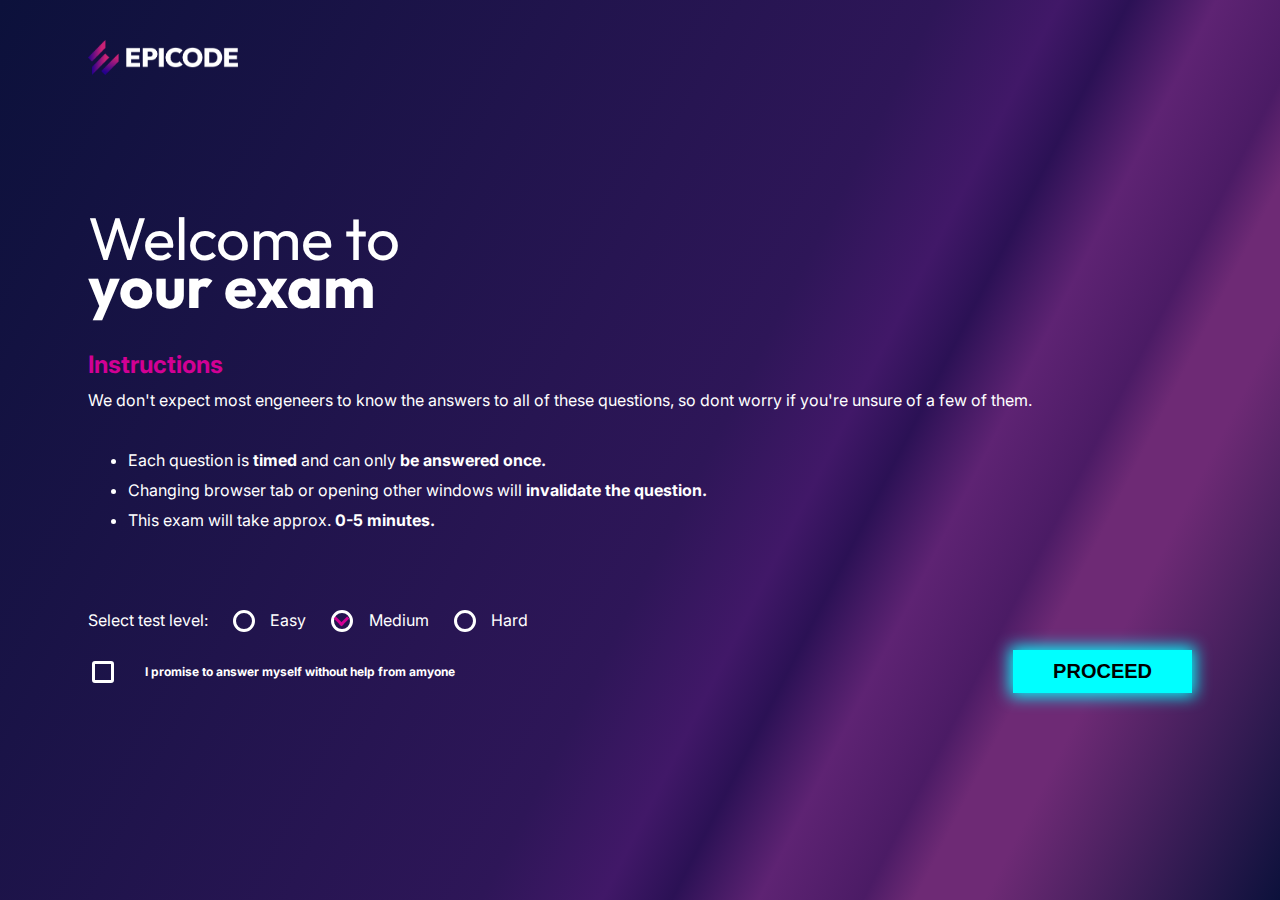
<file: week4 buildwek1/index.html>
<!DOCTYPE html>
<html>
    <head>
        <meta charset="utf-8">
        <meta http-equiv="X-UA-Compatible" content="IE=edge">
        <title></title>
        <meta name="description" content="">
        <meta name="viewport" content="width=device-width, initial-scale=1">
        <link rel="stylesheet" href="./assets/css/style.css">
    </head>
    <body>
        
        <header>
            <img src="./assets/img/epicode_logo.png">
        </header>
        
        <div id="container">
            <h1>Welcome to <br><strong>your exam</strong></h1>

            <h3 class="pink">Instructions</h3>
            <p>We don't expect most engeneers to know the answers to all of these questions, so dont worry if you're unsure of a few of them.</p>

            <ul>
                <li>Each question is <strong>timed</strong> and can only <strong>be answered once.</strong></li>
                <li>Changing browser tab or opening other windows will <strong>invalidate the question.</strong></li>
                <li>This exam will take approx. <strong>0-5 minutes.</strong></li>
            </ul>

            <form id="difficolta">
                <label for="difficolta">Select test level: </label>
                <input type="radio" name="difficolta" value="5">Easy
                <input type="radio" name="difficolta" value="7" checked>Medium
                <input type="radio" name="difficolta" value="10">Hard
            </form>
            <br>


            <form class="condizioni" action="./test.html">
                <div class="condizioni">
                    
                    <input id="checkbox" type="checkbox" required><b>I promise to answer myself without help from amyone</b>
                    
                </div>
                <button id="procedi" class="upperCase">proceed</button>
            </form>
        </div>

        <script >
            var diffSelezionata = 7; //inizializziamo la variabile a 7 come il radioButton che parte checked
            var difficolta = document.getElementsByName('difficolta'); //prendiamo gli elementi con nome difficolta
            difficolta.forEach(el => {
                el.addEventListener('click', function () { //ad ogni elemento aggiungiamo un event listener sul click che fa partire una funzione
                    diffSelezionata = el.value; //assegna alla variabile il valore del radio selezionato 
                    console.log(diffSelezionata)
                    localStorage.setItem("storageName",diffSelezionata); //salva la variabile in locale per potervi accedere una volta cambiata pagina
                })
            })
            
        </script>
    </body>
</html>
</file>
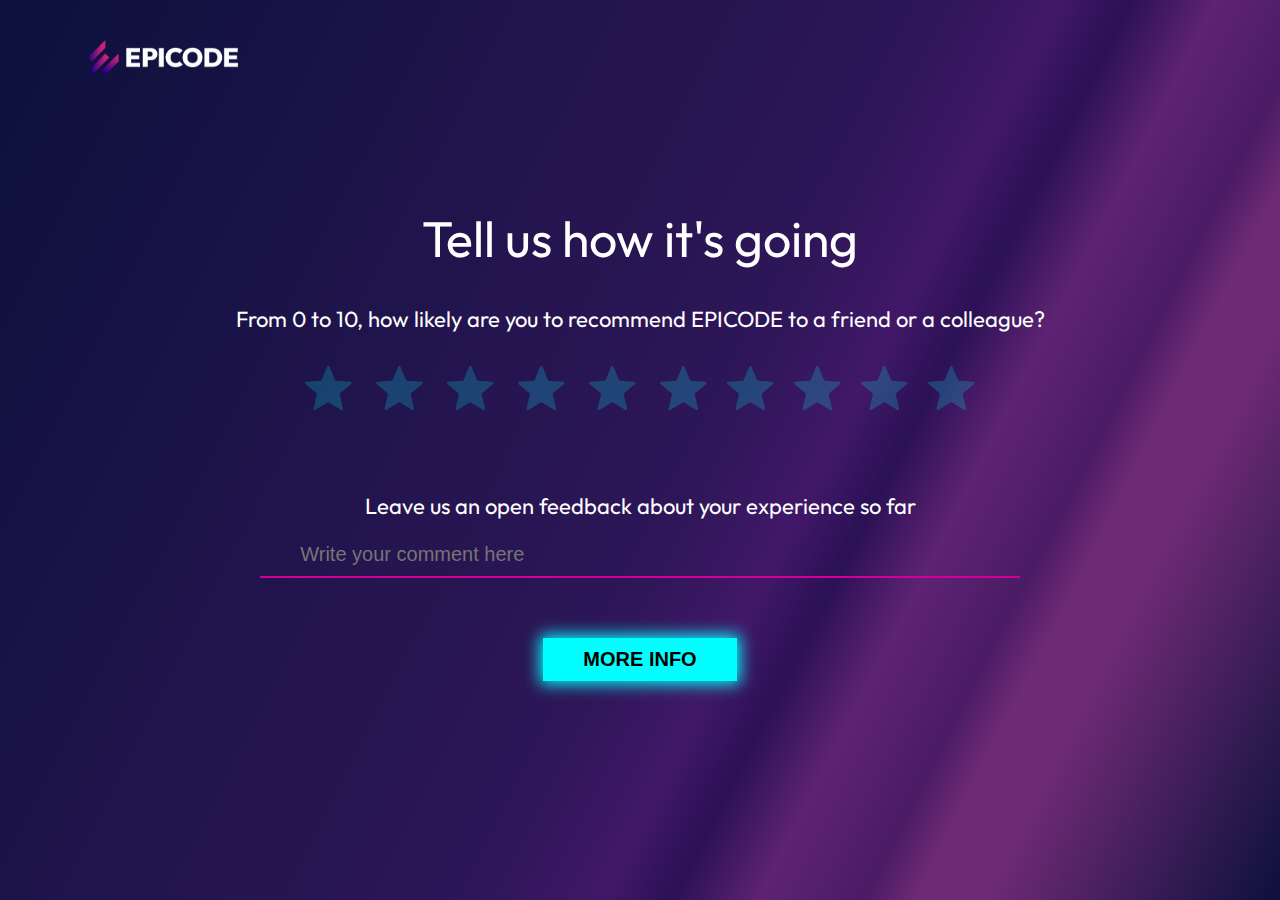
<file: week4 buildwek1/finale.html>
<!DOCTYPE html>
<!--[if lt IE 7]>      <html class="no-js lt-ie9 lt-ie8 lt-ie7"> <![endif]-->
<!--[if IE 7]>         <html class="no-js lt-ie9 lt-ie8"> <![endif]-->
<!--[if IE 8]>         <html class="no-js lt-ie9"> <![endif]-->
<!--[if gt IE 8]>      <html class="no-js"> <!--<![endif]-->
<html>
    <head>
        <meta charset="utf-8">
        <meta http-equiv="X-UA-Compatible" content="IE=edge">
        <title></title>
        <meta name="description" content="">
        <meta name="viewport" content="width=device-width, initial-scale=1">
        <link rel="stylesheet" href="./assets/css/style.css">
    </head>
    <body>
        <header>
            <img src="./assets/img/epicode_logo.png">
        </header>
        <div id="container" class="center">
        <h2>Tell us how it's going</h2>
        <h4>From 0 to 10, how likely are you to recommend EPICODE to a friend or a colleague?</h4>

        <div id="stelle">
                <svg  width="47" height="46" viewBox="0 0 47 46" fill="none" xmlns="http://www.w3.org/2000/svg">
                <path d="M22.2044 1.55551C22.6143 0.569963 24.0104 0.569964 24.4203 1.55552L29.9874 14.9402C30.1602 15.3557 30.5509 15.6396 30.9994 15.6756L45.4494 16.834C46.5134 16.9193 46.9448 18.2471 46.1341 18.9415L35.1248 28.3722C34.7831 28.6649 34.6338 29.1242 34.7382 29.5619L38.1018 43.6626C38.3494 44.7009 37.2199 45.5215 36.309 44.9651L23.9379 37.4089C23.5538 37.1743 23.0709 37.1743 22.6868 37.4089L10.3157 44.9651C9.40478 45.5215 8.27528 44.7009 8.52295 43.6626L11.8865 29.5619C11.9909 29.1242 11.8416 28.6649 11.4999 28.3722L0.490575 18.9415C-0.320069 18.2471 0.111362 16.9193 1.17535 16.834L15.6253 15.6756C16.0738 15.6396 16.4645 15.3557 16.6374 14.9402L22.2044 1.55551Z" fill="#00FFFF"/>
                </svg>
                <svg width="47" height="46" viewBox="0 0 47 46" fill="none" xmlns="http://www.w3.org/2000/svg">
                <path d="M22.2044 1.55551C22.6143 0.569963 24.0104 0.569964 24.4203 1.55552L29.9874 14.9402C30.1602 15.3557 30.5509 15.6396 30.9994 15.6756L45.4494 16.834C46.5134 16.9193 46.9448 18.2471 46.1341 18.9415L35.1248 28.3722C34.7831 28.6649 34.6338 29.1242 34.7382 29.5619L38.1018 43.6626C38.3494 44.7009 37.2199 45.5215 36.309 44.9651L23.9379 37.4089C23.5538 37.1743 23.0709 37.1743 22.6868 37.4089L10.3157 44.9651C9.40478 45.5215 8.27528 44.7009 8.52295 43.6626L11.8865 29.5619C11.9909 29.1242 11.8416 28.6649 11.4999 28.3722L0.490575 18.9415C-0.320069 18.2471 0.111362 16.9193 1.17535 16.834L15.6253 15.6756C16.0738 15.6396 16.4645 15.3557 16.6374 14.9402L22.2044 1.55551Z" fill="#00FFFF"/>
                </svg>
                <svg width="47" height="46" viewBox="0 0 47 46" fill="none" xmlns="http://www.w3.org/2000/svg">
                <path d="M22.2044 1.55551C22.6143 0.569963 24.0104 0.569964 24.4203 1.55552L29.9874 14.9402C30.1602 15.3557 30.5509 15.6396 30.9994 15.6756L45.4494 16.834C46.5134 16.9193 46.9448 18.2471 46.1341 18.9415L35.1248 28.3722C34.7831 28.6649 34.6338 29.1242 34.7382 29.5619L38.1018 43.6626C38.3494 44.7009 37.2199 45.5215 36.309 44.9651L23.9379 37.4089C23.5538 37.1743 23.0709 37.1743 22.6868 37.4089L10.3157 44.9651C9.40478 45.5215 8.27528 44.7009 8.52295 43.6626L11.8865 29.5619C11.9909 29.1242 11.8416 28.6649 11.4999 28.3722L0.490575 18.9415C-0.320069 18.2471 0.111362 16.9193 1.17535 16.834L15.6253 15.6756C16.0738 15.6396 16.4645 15.3557 16.6374 14.9402L22.2044 1.55551Z" fill="#00FFFF"/>
                </svg>
                <svg width="47" height="46" viewBox="0 0 47 46" fill="none" xmlns="http://www.w3.org/2000/svg">
                <path d="M22.2044 1.55551C22.6143 0.569963 24.0104 0.569964 24.4203 1.55552L29.9874 14.9402C30.1602 15.3557 30.5509 15.6396 30.9994 15.6756L45.4494 16.834C46.5134 16.9193 46.9448 18.2471 46.1341 18.9415L35.1248 28.3722C34.7831 28.6649 34.6338 29.1242 34.7382 29.5619L38.1018 43.6626C38.3494 44.7009 37.2199 45.5215 36.309 44.9651L23.9379 37.4089C23.5538 37.1743 23.0709 37.1743 22.6868 37.4089L10.3157 44.9651C9.40478 45.5215 8.27528 44.7009 8.52295 43.6626L11.8865 29.5619C11.9909 29.1242 11.8416 28.6649 11.4999 28.3722L0.490575 18.9415C-0.320069 18.2471 0.111362 16.9193 1.17535 16.834L15.6253 15.6756C16.0738 15.6396 16.4645 15.3557 16.6374 14.9402L22.2044 1.55551Z" fill="#00FFFF"/>
                </svg>
                <svg width="47" height="46" viewBox="0 0 47 46" fill="none" xmlns="http://www.w3.org/2000/svg">
                <path d="M22.2044 1.55551C22.6143 0.569963 24.0104 0.569964 24.4203 1.55552L29.9874 14.9402C30.1602 15.3557 30.5509 15.6396 30.9994 15.6756L45.4494 16.834C46.5134 16.9193 46.9448 18.2471 46.1341 18.9415L35.1248 28.3722C34.7831 28.6649 34.6338 29.1242 34.7382 29.5619L38.1018 43.6626C38.3494 44.7009 37.2199 45.5215 36.309 44.9651L23.9379 37.4089C23.5538 37.1743 23.0709 37.1743 22.6868 37.4089L10.3157 44.9651C9.40478 45.5215 8.27528 44.7009 8.52295 43.6626L11.8865 29.5619C11.9909 29.1242 11.8416 28.6649 11.4999 28.3722L0.490575 18.9415C-0.320069 18.2471 0.111362 16.9193 1.17535 16.834L15.6253 15.6756C16.0738 15.6396 16.4645 15.3557 16.6374 14.9402L22.2044 1.55551Z" fill="#00FFFF"/>
                </svg>
                <svg width="47" height="46" viewBox="0 0 47 46" fill="none" xmlns="http://www.w3.org/2000/svg">
                <path d="M22.2044 1.55551C22.6143 0.569963 24.0104 0.569964 24.4203 1.55552L29.9874 14.9402C30.1602 15.3557 30.5509 15.6396 30.9994 15.6756L45.4494 16.834C46.5134 16.9193 46.9448 18.2471 46.1341 18.9415L35.1248 28.3722C34.7831 28.6649 34.6338 29.1242 34.7382 29.5619L38.1018 43.6626C38.3494 44.7009 37.2199 45.5215 36.309 44.9651L23.9379 37.4089C23.5538 37.1743 23.0709 37.1743 22.6868 37.4089L10.3157 44.9651C9.40478 45.5215 8.27528 44.7009 8.52295 43.6626L11.8865 29.5619C11.9909 29.1242 11.8416 28.6649 11.4999 28.3722L0.490575 18.9415C-0.320069 18.2471 0.111362 16.9193 1.17535 16.834L15.6253 15.6756C16.0738 15.6396 16.4645 15.3557 16.6374 14.9402L22.2044 1.55551Z" fill="#00FFFF"/>
                </svg><svg width="47" height="46" viewBox="0 0 47 46" fill="none" xmlns="http://www.w3.org/2000/svg">
                <path d="M22.2044 1.55551C22.6143 0.569963 24.0104 0.569964 24.4203 1.55552L29.9874 14.9402C30.1602 15.3557 30.5509 15.6396 30.9994 15.6756L45.4494 16.834C46.5134 16.9193 46.9448 18.2471 46.1341 18.9415L35.1248 28.3722C34.7831 28.6649 34.6338 29.1242 34.7382 29.5619L38.1018 43.6626C38.3494 44.7009 37.2199 45.5215 36.309 44.9651L23.9379 37.4089C23.5538 37.1743 23.0709 37.1743 22.6868 37.4089L10.3157 44.9651C9.40478 45.5215 8.27528 44.7009 8.52295 43.6626L11.8865 29.5619C11.9909 29.1242 11.8416 28.6649 11.4999 28.3722L0.490575 18.9415C-0.320069 18.2471 0.111362 16.9193 1.17535 16.834L15.6253 15.6756C16.0738 15.6396 16.4645 15.3557 16.6374 14.9402L22.2044 1.55551Z" fill="#00FFFF"/>
                </svg><svg width="47" height="46" viewBox="0 0 47 46" fill="none" xmlns="http://www.w3.org/2000/svg">
                <path d="M22.2044 1.55551C22.6143 0.569963 24.0104 0.569964 24.4203 1.55552L29.9874 14.9402C30.1602 15.3557 30.5509 15.6396 30.9994 15.6756L45.4494 16.834C46.5134 16.9193 46.9448 18.2471 46.1341 18.9415L35.1248 28.3722C34.7831 28.6649 34.6338 29.1242 34.7382 29.5619L38.1018 43.6626C38.3494 44.7009 37.2199 45.5215 36.309 44.9651L23.9379 37.4089C23.5538 37.1743 23.0709 37.1743 22.6868 37.4089L10.3157 44.9651C9.40478 45.5215 8.27528 44.7009 8.52295 43.6626L11.8865 29.5619C11.9909 29.1242 11.8416 28.6649 11.4999 28.3722L0.490575 18.9415C-0.320069 18.2471 0.111362 16.9193 1.17535 16.834L15.6253 15.6756C16.0738 15.6396 16.4645 15.3557 16.6374 14.9402L22.2044 1.55551Z" fill="#00FFFF"/>
                </svg><svg width="47" height="46" viewBox="0 0 47 46" fill="none" xmlns="http://www.w3.org/2000/svg">
                <path d="M22.2044 1.55551C22.6143 0.569963 24.0104 0.569964 24.4203 1.55552L29.9874 14.9402C30.1602 15.3557 30.5509 15.6396 30.9994 15.6756L45.4494 16.834C46.5134 16.9193 46.9448 18.2471 46.1341 18.9415L35.1248 28.3722C34.7831 28.6649 34.6338 29.1242 34.7382 29.5619L38.1018 43.6626C38.3494 44.7009 37.2199 45.5215 36.309 44.9651L23.9379 37.4089C23.5538 37.1743 23.0709 37.1743 22.6868 37.4089L10.3157 44.9651C9.40478 45.5215 8.27528 44.7009 8.52295 43.6626L11.8865 29.5619C11.9909 29.1242 11.8416 28.6649 11.4999 28.3722L0.490575 18.9415C-0.320069 18.2471 0.111362 16.9193 1.17535 16.834L15.6253 15.6756C16.0738 15.6396 16.4645 15.3557 16.6374 14.9402L22.2044 1.55551Z" fill="#00FFFF"/>
                </svg><svg width="47" height="46" viewBox="0 0 47 46" fill="none" xmlns="http://www.w3.org/2000/svg">
                <path d="M22.2044 1.55551C22.6143 0.569963 24.0104 0.569964 24.4203 1.55552L29.9874 14.9402C30.1602 15.3557 30.5509 15.6396 30.9994 15.6756L45.4494 16.834C46.5134 16.9193 46.9448 18.2471 46.1341 18.9415L35.1248 28.3722C34.7831 28.6649 34.6338 29.1242 34.7382 29.5619L38.1018 43.6626C38.3494 44.7009 37.2199 45.5215 36.309 44.9651L23.9379 37.4089C23.5538 37.1743 23.0709 37.1743 22.6868 37.4089L10.3157 44.9651C9.40478 45.5215 8.27528 44.7009 8.52295 43.6626L11.8865 29.5619C11.9909 29.1242 11.8416 28.6649 11.4999 28.3722L0.490575 18.9415C-0.320069 18.2471 0.111362 16.9193 1.17535 16.834L15.6253 15.6756C16.0738 15.6396 16.4645 15.3557 16.6374 14.9402L22.2044 1.55551Z" fill="#00FFFF"/>
                </svg>
        </div>

        <h4>Leave us an open feedback about your experience so far</h4>
        <form action="#">
            <input id="comment" type="text" placeholder="Write your comment here"><br>
            <button id="procedi" class="upperCase">more info</button>
        </form>

        </div>

        <script src="./assets/js/js2.js" async defer></script>
    </body>
</html>
</file>
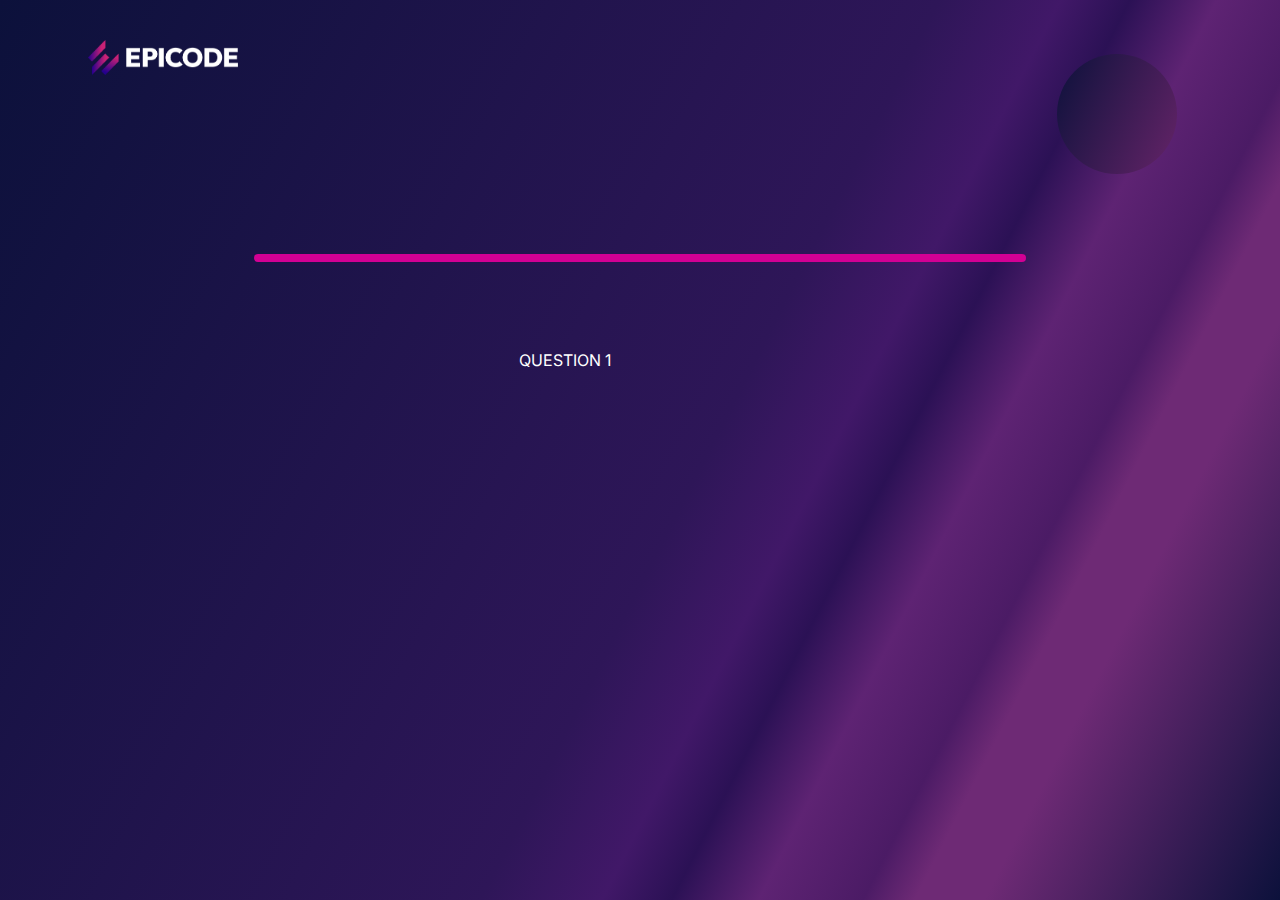
<file: week4 buildwek1/test.html>
<!DOCTYPE html>

<html>
    <head>
        <meta charset="utf-8">
        <meta http-equiv="X-UA-Compatible" content="IE=edge">
        <title></title>
        <meta name="description" content="">
        <meta name="viewport" content="width=device-width, initial-scale=1">
        <link rel="stylesheet" href="./assets/css/style.css">
    </head>
    <body>
        <header>
            <img src="./assets/img/epicode_logo.png">
        </header>
        

        <div id="timer">
            <div id="timerPiccolo">
                
            </div>
        </div>

        <div id="container" class="center">
            <h2 id="domanda"><!-- domanda --></h2>
            <h4 id="sottoTitolo"></h4>

            <div class="risposte">
                <!-- bottone risposta -->
            </div>

            <div class="progress-bar">
                <div class="progress"></div>
            </div>

            <footer>
            <p id="nDomanda" class="upperCase"><!-- question x/10 -->Question 1</p>
            </footer>
        </div>
        
        <script src="./assets/js/js.js" async defer></script>
    </body>
</html>
</file>
<file: week4 buildwek1/assets/css/style.css>
@import url('https://fonts.googleapis.com/css2?family=Inter:wght@400;700&family=Outfit:wght@400;700&display=swap');

body {
    background: rgb(12,17,59);
    background-image: linear-gradient(117deg, rgba(12,17,59,1) 0%, rgba(46,22,88,1) 54%, rgba(65,24,104,1) 61%, rgba(43,17,85,1) 65%, rgba(94,35,115,1) 70%, rgba(75,27,101,1) 76%, rgba(110,42,117,1) 79%, rgba(110,42,117,1) 83%, rgba(12,17,59,1) 100%);
    background-size:cover;
    background-attachment: fixed;
    padding:2em 5em;
    font-family: 'Inter', sans-serif;
}

h1{
    font-family: 'Outfit', sans-serif;
    font-size: 60px;
    line-height: 0.8em;
    font-weight: 400;
}

h2 {
    font-family: 'Outfit', sans-serif;
    font-size:50px;
    line-height: 1em;
    font-weight: 400;
}

h3{
    font-size: 24px;
    margin-bottom: -0.2em;
}

h4{
    font-weight: 400;
    font-size: 22px;
    font-family: 'Outfit', sans-serif;
    margin-bottom: 1em;
}

b {
    font-size: 12px;
}

strong {
    font-weight: 700;
}

header img {
    width: 150px;
}

ul {
    margin-top: 2.5em;
    margin-bottom: 5em;
}

li {
    margin:10px 0;
}

svg {
    margin: 10px;
    opacity: 0.2;
    margin-bottom:3em ;
}


/* STILE CHECKBOX  */
input[type="checkbox"] {
    cursor: pointer;
    width: 0px;
    height: 0px;
    margin-right: 4em;
    position: relative;
    bottom: 10px;
}

input[type=checkbox]:checked:before {
    content: "";
display: block;
width: 16px;
height: 16px;
border: 3px solid white;
background-color: transparent;
}

input[type=checkbox]:before {
    content: "";
    display: block;
    width: 16px;
    height: 16px;
    border: 3px solid white;
    border-radius: 3px;
    background-color: transparent;
}

  input[type=checkbox]:checked:after {
    content: "";
    display: block;
    width: 10px;
    height: 10px;
    border: solid #d20094;
    border-width: 0 3px 3px 0;
    -webkit-transform: rotate(45deg);
    -ms-transform: rotate(45deg);
    transform: rotate(45deg);
    position: relative;
    bottom: 22px;
    left: 3px;
  }


.illuminaStelle {
    opacity:1;
}

.condizioni {
    display: flex;
    justify-content: space-between;
    align-items: center;
}

.center{
    text-align: center;
}

.bottoneRisposta {
    width:40%;
    height: 80px;
    border-radius: 50px;
    margin:1em 1.5em;
    background-color: #8080802e;
    box-shadow: -2px -2px 3px white;
    border-color:#8080802e;
    color:white;
    font-size: 16px;
    cursor: pointer;
}

.bottoneRisposta:hover{
    background-color:#d20094;
}

.upperCase{
    text-transform: uppercase;
}

.pink{
    color:#d20094;
}

.centraleFlex {
    display: flex;
    justify-content: space-around;
    align-items: center;
}

.cerchio {
    border-radius: 50%;
    background-image: conic-gradient(red 0deg, red 90deg, yellow 90deg, yellow 180deg, green 180deg, green 270deg, blue 270deg);
    width: 400px;
    height: 400px;
    position: relative;
    right: 8px;
    display: flex;
    justify-content: center;
    align-items: center;
}

.cerchioPiccolo{
    box-sizing: border-box;
    border-radius: 50%;
    width: 320px;
    height: 320px;
    background-color: #2B1556;
    padding-top: 4em;
}

.rateUs {
    display: inline-block;
    text-transform: uppercase;
    border:2px solid white;
    background-color: transparent;
    padding:1em 3em;
    margin-top: 3em;
    width: 120px;
    text-decoration: none;
    color:white;
    font-size: 20px;
}

.risposte{
    margin-top: 7em;
}

.divRiepilogo{
    text-align: left;
    margin-top:5em;
}
.divRiepilogo h3 {
    margin-bottom: 2em;
    color:#d20094;
}
.divRiepilogo hr{
    border-color:#d20094
}
.divRiepilogo a{
    text-decoration: none;
    font-size: 20px;
    color:#00ffff;
    border:3px solid #00ffff;
    padding:10px;
}
.divRiepilogo div{
    display: flex;
    justify-content: space-around;
}

#procedi {
    border:none;
    background-color: #00ffff;
    padding:10px 40px;
    box-shadow: 0 0 16px 3px #00ffff;
    cursor: pointer;
    color: black;
    font-weight: 700;
    font-size: 20px;
}

#container{
    color:white;
    margin-top: 15vh;
}

footer {
    display: flex;
    justify-content: center;
    height: 300px;
    align-items:end;
    margin-top: -6em;
}

#timer {
    float: right;
    color: white;
    border-radius: 50%;
    box-sizing: border-box;
    width: 150px;
    height: 150px;
    display: flex;
    justify-content: center;
    align-items: center;
    margin-top: -2.5em;
}

#timerPiccolo {
    border-radius: 50%;
    width: 120px;
    height: 120px;
    background: linear-gradient(115deg, rgba(12,17,59,1) 0%, rgba(101,36,104,1) 100%);
    display: flex;
    flex-direction: column;
    justify-content: center;
    text-align: center;
}

#timer p {
    margin:0;
}

#comment {
    border:none;
    border-bottom: 2px solid #d20094;
    margin-bottom: 3em;
    background-color: transparent;
    width: 65%;
    font-size: 20px;
    padding-left: 2em;
    padding-bottom: 0.5em;
    color: white;
    outline: none;
}

#sottoTitolo {
    margin-bottom: 2em;
    margin-top: -1.8em;
}


/* stile radio button */
input[type="radio"] {
    cursor: pointer;
    width: 0px;
    height: 0px;
    margin-right: 4em;
    position: relative;
    bottom: 16px;
    left: 16px;
}

input[type=radio]:checked:before {
    content: "";
display: block;
width: 16px;
height: 16px;
border: 3px solid white;
background-color: transparent;
}

input[type=radio]:before {
    content: "";
    display: block;
    width: 16px;
    height: 16px;
    border: 3px solid white;
    border-radius: 50px;
    background-color: transparent;
}

  input[type=radio]:checked:after {
    content: "";
    display: block;
    width: 8px;
    height: 8px;
    border: solid #d20094;
    border-width: 0 3px 3px 0;
    -webkit-transform: rotate(45deg);
    -ms-transform: rotate(45deg);
    transform: rotate(45deg);
    position: relative;
    bottom: 19px;
    left: 5px;
}

    .progress-bar {
    margin:auto;
    width: 70%;
    background-color:#d20094;
    height: 8px;
    position: relative;
    top: 5em;
    border-radius: 5px;
}

    .progress {
    width: 0%;
    height: 100%;
    background-color:#00ffff;
    transition: width 0.5s;
}
</file>
